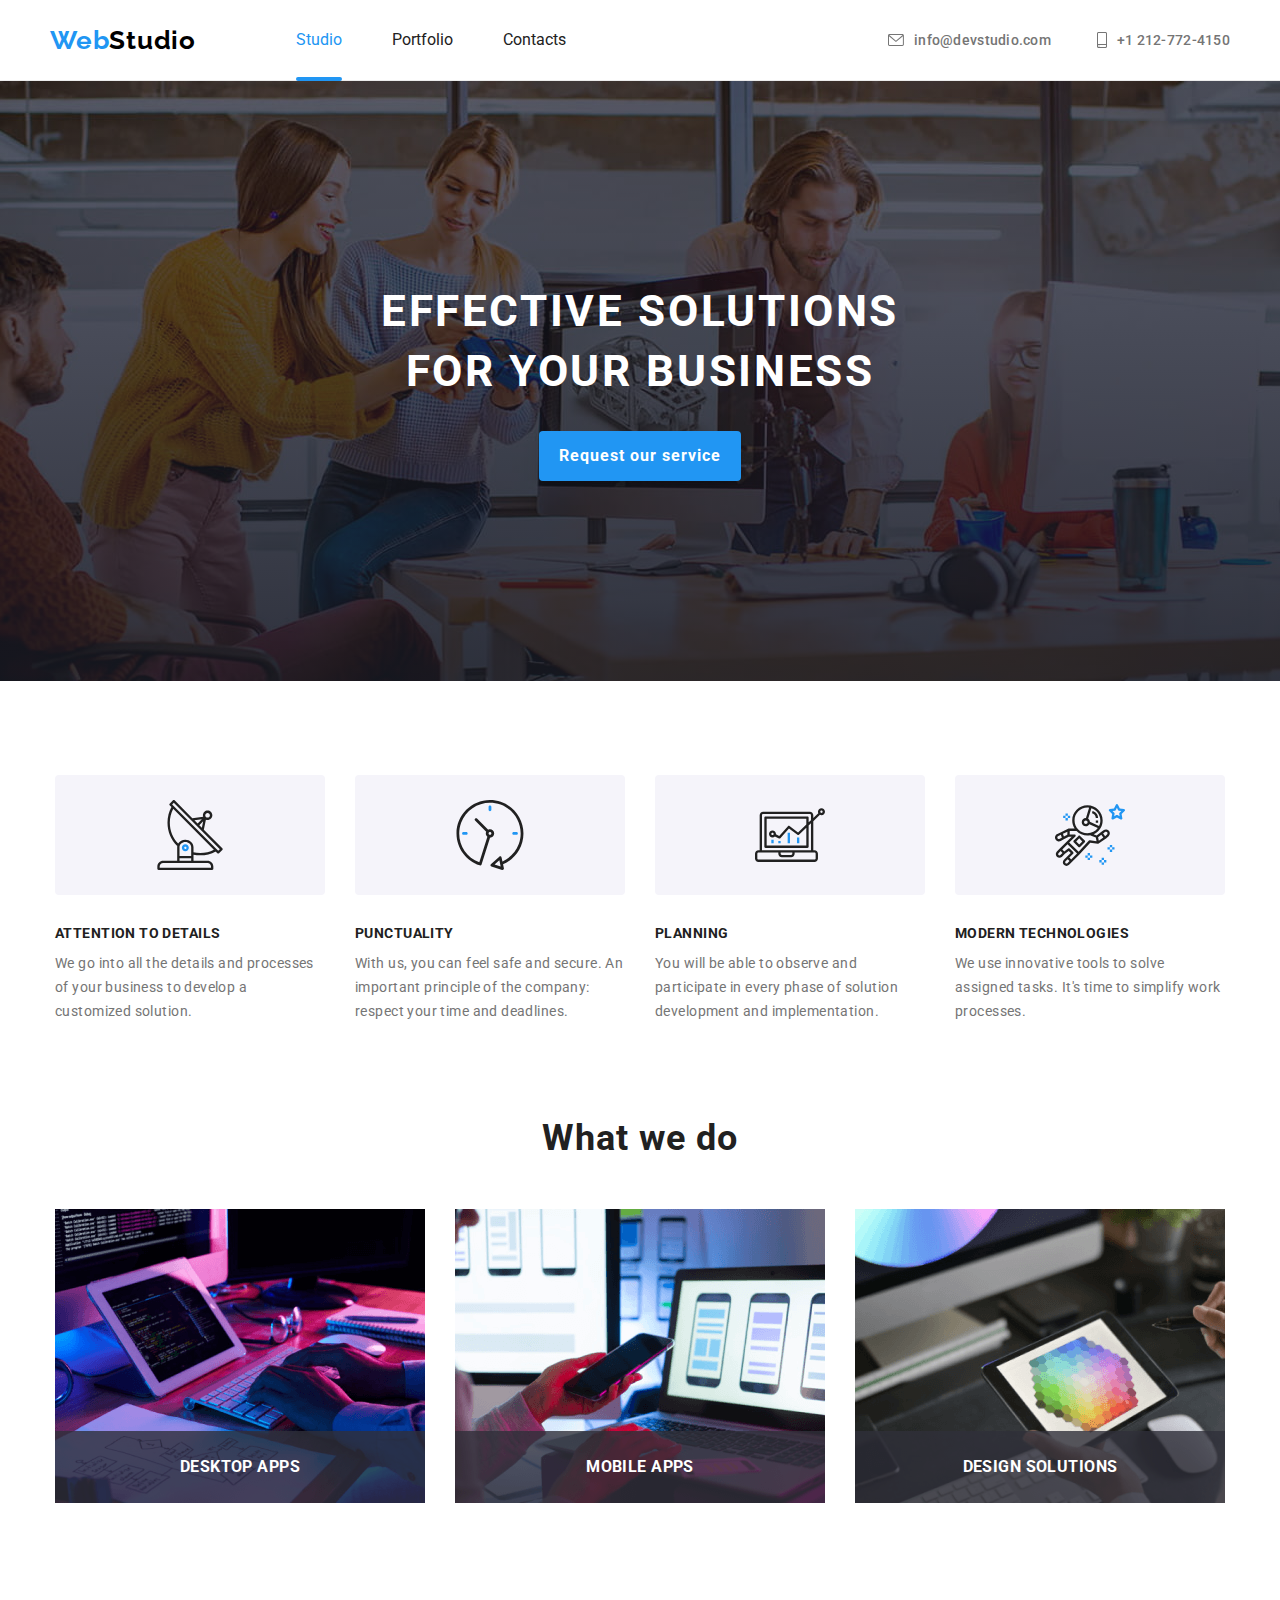
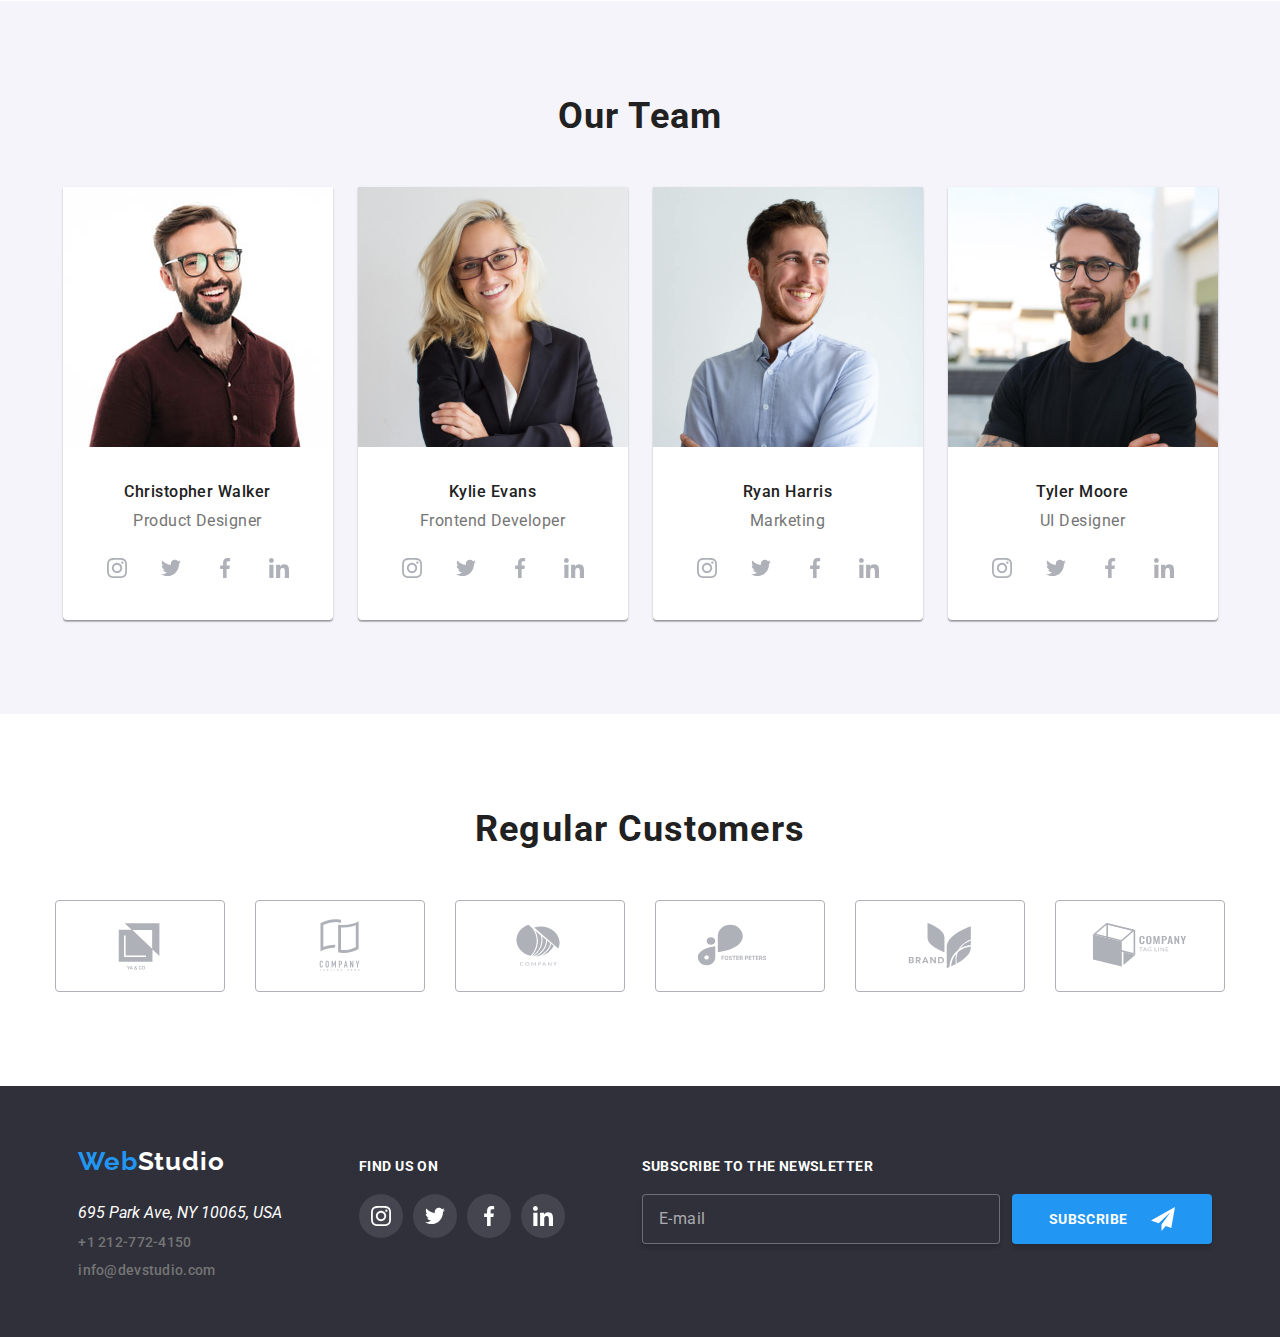
<file: index.html>
<!DOCTYPE html>
<html lang="en">
  <head>
    <meta charset="UTF-8" />
    <meta name="viewport" content="width=device-width, initial-scale=1.0" />
    <link rel="preconnect" href="https://fonts.googleapis.com" />
    <link rel="preconnect" href="https://fonts.gstatic.com" crossorigin />
    <link rel="stylesheet" href="./css/modern-normalize.css" />
    <link rel="stylesheet" href="./css/fonts.css" />
    <link rel="stylesheet" href="./css/styles.css" />
    <title>WebStudio</title>
  </head>

  <body class="container">
    <div class="js-menu-container">
      <button class="menu-toggle js-close-menu">
        <svg
          fill="currentColor"
          viewBox="0 0 20 20"
          xmlns="http://www.w3.org/2000/svg"
          width="24"
          height="24"
        >
          <path
            fill-rule="evenodd"
            d="M4.293 4.293a1 1 0 011.414 0L10 8.586l4.293-4.293a1 1 0 111.414 1.414L11.414 10l4.293 4.293a1 1 0 01-1.414 1.414L10 11.414l-4.293 4.293a1 1 0 01-1.414-1.414L8.586 10 4.293 5.707a1 1 0 010-1.414z"
            clip-rule="evenodd"
          ></path>
        </svg>
      </button>
      <div class="menu-drawer-navigation">
        <ul class="menu-drawer">
          <li><a href="index.html" class="active-link link">Studio</a></li>
          <li><a href="portfolio.html" class="link">Portfolio</a></li>
          <li><a href="contacts.html" class="link">Contacts</a></li>
        </ul>
        <div class="menu-contacts-drawer">
          <a href="tel:+1212-772-4150" class="link contact phone"
            >+1 212-772-4150</a
          >
          <a href="mailto:info@devstudio.com" class="link contact mail"
            >info@devstudio.com</a
          >
          <div class="menu-social-links">
            <a href="https://www.instagram.com">Instagram</a>
            <div class="vl"></div>
            <a href="https://www.twitter.com">Twitter</a>
            <div class="vl"></div>
            <a href="https://www.facebook.com">Facebook</a>
            <div class="vl"></div>
            <a href="https://www.linkedin.com">LinkedIn</a>
          </div>
        </div>
      </div>
    </div>

    <header class="border-header">
      <div class="global-header">
        <div>
          <a href="index.html" class="logo"
            ><span class="logo-web">Web</span>Studio</a
          >
        </div>
        <button
          class="menu-button js-open-menu"
          aria-expanded="false"
          aria-controls="mobile-menu"
        >
          <svg
            xmlns="http://www.w3.org/2000/svg"
            width="40"
            height="40"
            viewBox="0 0 40 40"
            fill="none"
          >
            <path
              fill-rule="evenodd"
              clip-rule="evenodd"
              d="M8 14.6667V12H32V14.6667H8ZM8 21.3333H32V18.6667H8V21.3333ZM8 28H32V25.3333H8V28Z"
              fill="currentcolor"
            />
          </svg>
        </button>
        <div class="nav-header">
          <nav>
            <ul class="menu">
              <li><a href="index.html" class="active-link link">Studio</a></li>
              <li><a href="portfolio.html" class="link">Portfolio</a></li>
              <li><a href="contacts.html" class="link">Contacts</a></li>
            </ul>
          </nav>
        </div>
        <div class="header-contacts">
          <a href="mailto:info@devstudio.com" class="link contact"
            ><span
              ><svg class="icon-envelope">
                <use href="images/icons.svg#icon-envelope"></use></svg></span
            >info@devstudio.com</a
          >
          <a href="tel:+1212-772-4150" class="link contact"
            ><span>
              <svg class="icon-smartphone">
                <use href="images/icons.svg#icon-smartphone"></use></svg></span
            >+1 212-772-4150</a
          >
        </div>
      </div>
    </header>
    <main class="container">
      <div class="hero-section section">
        <section class="hero-container">
          <h1>EFFECTIVE SOLUTIONS FOR YOUR BUSINESS</h1>
          <button data-modal-open class="button-cta">
            Request our service
          </button>
        </section>
      </div>

      <section class="list-about-container section">
        <ul class="list-about">
          <li class="about-box">
            <div class="features-icon">
              <svg>
                <use href="images/icons.svg#icon-antenna"></use>
              </svg>
            </div>
            <h4>ATTENTION TO DETAILS</h4>
            <p>
              We go into all the details and processes of your business to
              develop a customized solution.
            </p>
          </li>
          <li class="about-box">
            <div class="features-icon">
              <svg>
                <use href="images/icons.svg#icon-clock"></use>
              </svg>
            </div>
            <h4>PUNCTUALITY</h4>
            <p>
              With us, you can feel safe and secure. An important principle of
              the company: respect your time and deadlines.
            </p>
          </li>
          <li class="about-box">
            <div class="features-icon">
              <svg>
                <use href="images/icons.svg#icon-diagram"></use>
              </svg>
            </div>
            <h4>PLANNING</h4>
            <p>
              You will be able to observe and participate in every phase of
              solution development and implementation.
            </p>
          </li>
          <li class="about-box">
            <div class="features-icon">
              <svg>
                <use href="images/icons.svg#icon-astronaut"></use>
              </svg>
            </div>
            <h4>MODERN TECHNOLOGIES</h4>
            <p>
              We use innovative tools to solve assigned tasks. It's time to
              simplify work processes.
            </p>
          </li>
        </ul>
      </section>

      <section class="images-section section">
        <h2>What we do</h2>
        <ul class="images">
          <li class="images-elements">
            <img
              height="294"
              width="370"
              src="images/box_1.png"
              alt="person using the computer"
            />
            <div class="overlay-text">
              <h4>DESKTOP APPS</h4>
            </div>
          </li>
          <li class="images-elements">
            <img
              height="294"
              width="370"
              src="images/box_2.png"
              alt="person using a smartphone"
            />
            <div class="overlay-text">
              <h4>Mobile APPS</h4>
            </div>
          </li>
          <li class="images-elements">
            <img
              height="294"
              width="370"
              src="images/box_3.png"
              alt="person using a tablet"
            />
            <div class="overlay-text">
              <h4>DESIGN SOLUTIONS</h4>
            </div>
          </li>
        </ul>
      </section>

      <section class="team-section section">
        <div class="team-container">
          <h2>Our Team</h2>
          <ul class="team-box">
            <li class="team-member">
              <!-- Picture Replacement -->
              <picture>
                <!-- Desktop -->
                <source
                  media="(min-width:1200px)"
                  srcset="./images/team_1-d.jpg, images/team_1-d-2x.jpg"
                />
                <!-- Tablet -->
                <source
                  media="(min-width:768px)"
                  srcset="images/team_1-t.jpg, images/team_1-t-2x.jpg"
                />
                <!-- Mobile -->
                <source
                  media="(min-width:768px)"
                  srcset="images/team_1-m.jpg, images/team_1-m-2x.jpg"
                />
                <img
                  width="100%"
                  src="images/team_1.jpg"
                  alt="Christopher Walker Product Designer"
                />
              </picture>

              <div class="team-description">
                <h5>Christopher Walker</h5>
                <p>Product Designer</p>
              </div>
              <div class="icons-list">
                <a
                  href="https://www.instagram.com"
                  class="icon"
                  aria-label="Instagram"
                >
                  <svg>
                    <use href="images/icons.svg#icon-instagram"></use>
                  </svg>
                </a>
                <a
                  href="https://www.twitter.com"
                  class="icon"
                  aria-label="Twitter"
                >
                  <svg>
                    <use href="images/icons.svg#icon-twitter"></use>
                  </svg>
                </a>
                <a
                  href="https://www.facebook.com"
                  class="icon"
                  aria-label="Facebook"
                >
                  <svg>
                    <use href="images/icons.svg#icon-facebook"></use>
                  </svg>
                </a>
                <a
                  href="https://www.linkedin.com"
                  class="icon"
                  aria-label="Linkedin"
                >
                  <svg>
                    <use href="images/icons.svg#icon-linkedin"></use>
                  </svg>
                </a>
              </div>
            </li>
            <li class="team-member">
              <img
              width="100%"
                src="images/team_2.jpg"
                alt="Kylie Evans Frontend Developer"
              />
              <div class="team-description">
                <h5>Kylie Evans</h5>
                <p>Frontend Developer</p>
              </div>
              <div class="icons-list">
                <a
                  href="https://www.instagram.com"
                  class="icon"
                  aria-label="Instagram"
                >
                  <svg>
                    <use href="images/icons.svg#icon-instagram"></use>
                  </svg>
                </a>
                <a
                  href="https://www.twitter.com"
                  class="icon"
                  aria-label="Twitter"
                >
                  <svg>
                    <use href="images/icons.svg#icon-twitter"></use>
                  </svg>
                </a>
                <a
                  href="https://www.facebook.com"
                  class="icon"
                  aria-label="Facebook"
                >
                  <svg>
                    <use href="images/icons.svg#icon-facebook"></use>
                  </svg>
                </a>
                <a
                  href="https://www.linkedin.com"
                  class="icon"
                  aria-label="Linkedin"
                >
                  <svg>
                    <use href="images/icons.svg#icon-linkedin"></use>
                  </svg>
                </a>
              </div>
            </li>
            <li class="team-member">
              <img
              width="100%"
                src="images/team_3.jpg"
                alt="Ryan Harris Marketing"
              />
              <div class="team-description">
                <h5>Ryan Harris</h5>
                <p>Marketing</p>
              </div>
              <div class="icons-list">
                <a
                  href="https://www.instagram.com"
                  class="icon"
                  aria-label="Instagram"
                >
                  <svg>
                    <use href="images/icons.svg#icon-instagram"></use>
                  </svg>
                </a>
                <a
                  href="https://www.twitter.com"
                  class="icon"
                  aria-label="Twitter"
                >
                  <svg>
                    <use href="images/icons.svg#icon-twitter"></use>
                  </svg>
                </a>
                <a
                  href="https://www.facebook.com"
                  class="icon"
                  aria-label="Facebook"
                >
                  <svg>
                    <use href="images/icons.svg#icon-facebook"></use>
                  </svg>
                </a>
                <a
                  href="https://www.linkedin.com"
                  class="icon"
                  aria-label="Linkedin"
                >
                  <svg>
                    <use href="images/icons.svg#icon-linkedin"></use>
                  </svg>
                </a>
              </div>
            </li>
            <li class="team-member">
              <img
              width="100%"
                src="images/team_4.jpg"
                alt="Tyler Moore UI Designer"
              />
              <div class="team-description">
                <h5>Tyler Moore</h5>
                <p>UI Designer</p>
              </div>
              <div class="icons-list">
                <a
                  href="https://www.instagram.com"
                  class="icon"
                  aria-label="Instagram"
                >
                  <svg>
                    <use href="images/icons.svg#icon-instagram"></use>
                  </svg>
                </a>
                <a
                  href="https://www.twitter.com"
                  class="icon"
                  aria-label="Twitter"
                >
                  <svg>
                    <use href="images/icons.svg#icon-twitter"></use>
                  </svg>
                </a>
                <a
                  href="https://www.facebook.com"
                  class="icon"
                  aria-label="Facebook"
                >
                  <svg>
                    <use href="images/icons.svg#icon-facebook"></use>
                  </svg>
                </a>
                <a
                  href="https://www.linkedin.com"
                  class="icon"
                  aria-label="Linkedin"
                >
                  <svg>
                    <use href="images/icons.svg#icon-linkedin"></use>
                  </svg>
                </a>
              </div>
            </li>
          </ul>
        </div>
      </section>
      <section class="customers-section section">
        <div class="customers">
          <h2>Regular Customers</h2>
          <ul class="customers-list">
            <li class="customer-icon">
              <svg>
                <use href="images/icons.svg#icon-Logo1"></use>
              </svg>
            </li>
            <li class="customer-icon">
              <svg>
                <use href="images/icons.svg#icon-Logo2"></use>
              </svg>
            </li>
            <li class="customer-icon">
              <svg>
                <use href="images/icons.svg#icon-Logo3"></use>
              </svg>
            </li>
            <li class="customer-icon">
              <svg>
                <use href="images/icons.svg#icon-Logo4"></use>
              </svg>
            </li>
            <li class="customer-icon">
              <svg>
                <use href="images/icons.svg#icon-Logo5"></use>
              </svg>
            </li>
            <li class="customer-icon">
              <svg>
                <use href="images/icons.svg#icon-Logo6"></use>
              </svg>
            </li>
          </ul>
        </div>
      </section>
    </main>

    <footer class="footer-container">
      <div class="global-footer">
        <div class="footer-adress">
          <a href="index.html" class="logo"
            ><span class="logo-web">Web</span
            ><span class="logo-studio-footer">Studio</span></a
          >
          <address>695 Park Ave, NY 10065, USA</address>
          <a href="tel:+1212-772-4150" class="link contact">+1 212-772-4150</a>
          <a href="mailto:info@devstudio.com" class="link contact mail"
            >info@devstudio.com</a
          >
        </div>
        <div class="footer-social-links">
          <h4>Find us on</h4>
          <div class="footer-icons-list">
            <a
              href="https://www.instagram.com"
              class="icon"
              aria-label="Instagram"
            >
              <svg>
                <use href="images/icons.svg#icon-instagram"></use>
              </svg>
            </a>
            <a href="https://www.twitter.com" class="icon" aria-label="Twitter">
              <svg>
                <use href="images/icons.svg#icon-twitter"></use>
              </svg>
            </a>
            <a
              href="https://www.facebook.com"
              class="icon"
              aria-label="Facebook"
            >
              <svg>
                <use href="images/icons.svg#icon-facebook"></use>
              </svg>
            </a>
            <a
              href="https://www.linkedin.com"
              class="icon"
              aria-label="Linkedin"
            >
              <svg>
                <use href="images/icons.svg#icon-linkedin"></use>
              </svg>
            </a>
          </div>
        </div>
        <form class="form-footer">
          <span>Subscribe to the newsletter</span>
          <label class="form-footer-group">
            <input type="text" id="email" placeholder="E-mail" />
            <button type="submit" class="submit-btn">
              <span class="subscribe-btn-content"
                >Subscribe
                <svg class="send-icon">
                  <use href="./images/icons.svg#icon-send"></use>
                </svg>
              </span>
            </button>
          </label>
        </form>
      </div>
    </footer>
    <div class="modal is-hidden" data-modal>
      <div class="modal-content">
        <button class="close-btn" data-modal-close>
          <svg
            xmlns="http://www.w3.org/2000/svg"
            width="18"
            height="18"
            viewBox="0 0 18 18"
            fill="none"
          >
            <path
              d="M15 4.10786L13.8921 3L9.5 7.39214L5.10786 3L4 4.10786L8.39214 8.5L4 12.8921L5.10786 14L9.5 9.60786L13.8921 14L15 12.8921L10.6079 8.5L15 4.10786Z"
              fill="currentcolor"
            />
          </svg>
        </button>
        <form class="form">
          <span class="form-title"
            >Leave your information and we'll call you back</span
          >
          <label class="form-group">
            <span>Name</span>
            <input type="text" id="Name" />
            <svg class="input-icon">
              <use href="./images/icons.svg#icon-person"></use>
            </svg>
          </label>
          <label class="form-group">
            <span>Telephone</span>
            <input type="tel" id="Telephone" />
            <svg class="input-icon">
              <use href="./images/icons.svg#icon-phone"></use>
            </svg>
          </label>
          <label class="form-group">
            <span>E-mail</span>
            <input type="email" id="email" />
            <svg class="input-icon">
              <use href="./images/icons.svg#icon-email"></use>
            </svg>
          </label>
          <label class="form-group">
            <span>Comments</span>
            <textarea
              id="comments"
              cols="30"
              rows="5"
              placeholder="Enter the text"
            ></textarea>
          </label>
          <label class="form-group terms-conditions-checkbox">
            <input type="checkbox" name="checkbox" />
            <div class="checkboxes">
              <svg class="checkbox">
                <use href="./images/icons.svg#icon-checkbox"></use>
              </svg>
              <svg class="checkbox-checked">
                <use href="./images/icons.svg#icon-checkbox-checked"></use>
              </svg>
            </div>
            <span class="terms-info"
              >I agree with the letter and accept the
              <a href="" class="terms-and-conditions"
                >Terms and Conditions</a
              ></span
            >
          </label>
          <div class="form-group-btn">
            <button type="submit" class="submit-btn">Send</button>
          </div>
        </form>
      </div>
    </div>

    <script src="./js/modal.js"></script>
    <script src="./js/mobile-menu.js"></script>
  </body>
</html>
</file>
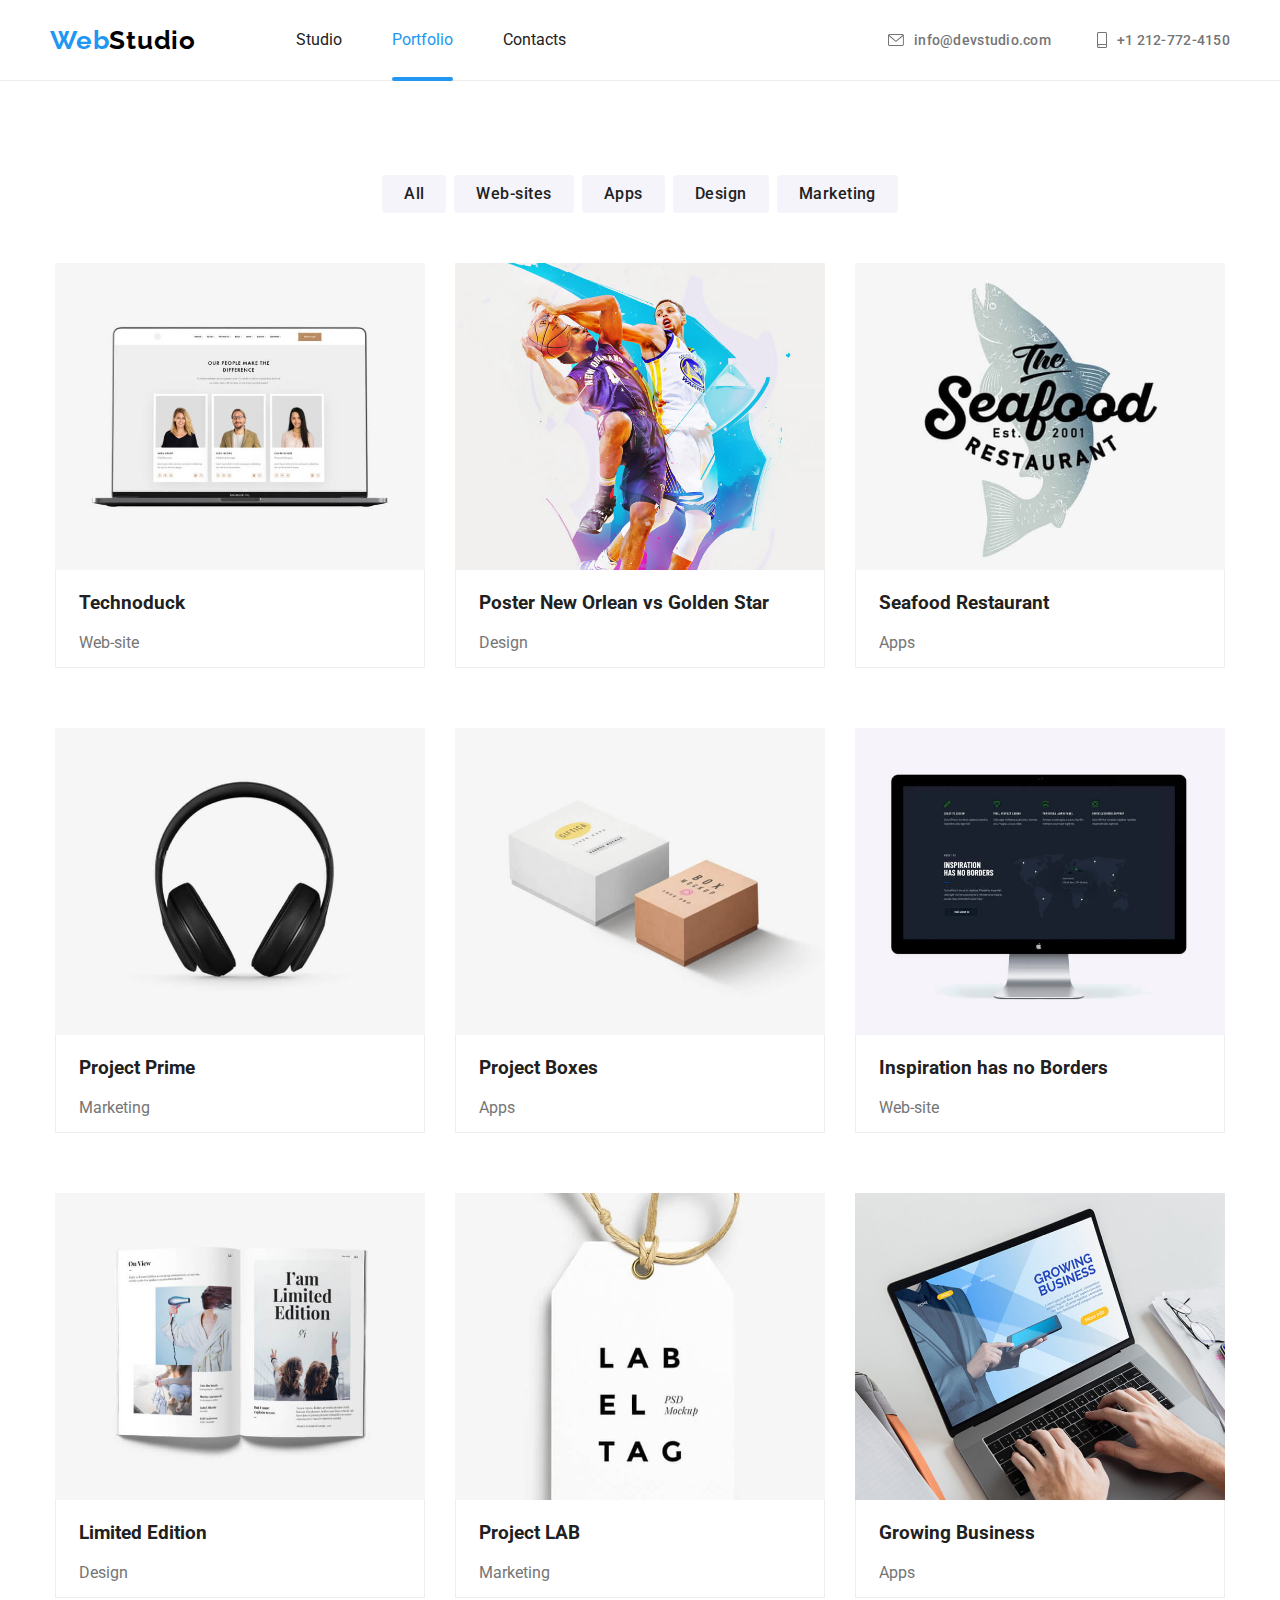
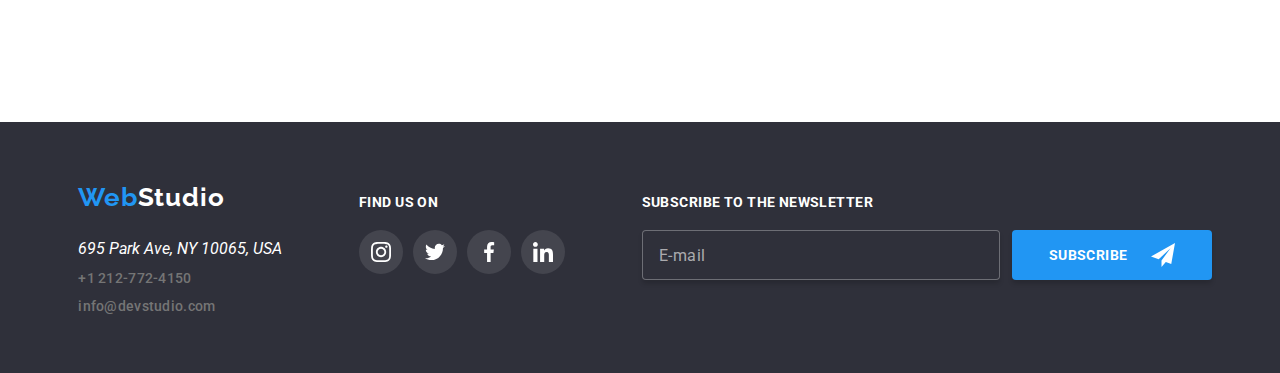
<file: portfolio.html>
<!DOCTYPE html>
<html lang="en">
  <head>
    <meta charset="UTF-8" />
    <meta name="viewport" content="width=device-width, initial-scale=1.0" />
    <link rel="stylesheet" href="./css/modern-normalize.css" />
    <link rel="preconnect" href="https://fonts.googleapis.com" />
    <link rel="preconnect" href="https://fonts.gstatic.com" crossorigin />
    <link rel="stylesheet" href="./css/fonts.css" />
    <link rel="stylesheet" href="./css/styles.css" />
    <title>Portfolio</title>
  </head>

  <body class="container">
    <div class="js-menu-container">
      <button class="menu-toggle js-close-menu">
        <svg
          fill="currentColor"
          viewBox="0 0 20 20"
          xmlns="http://www.w3.org/2000/svg"
          width="24"
          height="24"
        >
          <path
            fill-rule="evenodd"
            d="M4.293 4.293a1 1 0 011.414 0L10 8.586l4.293-4.293a1 1 0 111.414 1.414L11.414 10l4.293 4.293a1 1 0 01-1.414 1.414L10 11.414l-4.293 4.293a1 1 0 01-1.414-1.414L8.586 10 4.293 5.707a1 1 0 010-1.414z"
            clip-rule="evenodd"
          ></path>
        </svg>
      </button>
      <div class="menu-drawer-navigation">
        <ul class="menu-drawer">
          <li><a href="index.html" class="link">Studio</a></li>
          <li><a href="portfolio.html" class="active-link link">Portfolio</a></li>
          <li><a href="contacts.html" class="link">Contacts</a></li>
        </ul>
        <div class="menu-contacts-drawer">
          <a href="tel:+1212-772-4150" class="link contact phone"
            >+1 212-772-4150</a
          >
          <a href="mailto:info@devstudio.com" class="link contact mail"
            >info@devstudio.com</a
          >
          <div class="menu-social-links">
            <a href="https://www.instagram.com">Instagram</a>
            <div class="vl"></div>
            <a href="https://www.twitter.com">Twitter</a>
            <div class="vl"></div>
            <a href="https://www.facebook.com">Facebook</a>
            <div class="vl"></div>
            <a href="https://www.linkedin.com">LinkedIn</a>
          </div>
        </div>
      </div>
    </div>
    <header class="border-header section">
      <div class="global-header">
        <div>
          <a href="index.html" class="logo"
            ><span class="logo-web">Web</span>Studio</a
          >
        </div>
        <button
          class="menu-button js-open-menu"
          aria-expanded="false"
          aria-controls="mobile-menu"
        >
          <svg
            xmlns="http://www.w3.org/2000/svg"
            width="40"
            height="40"
            viewBox="0 0 40 40"
            fill="none"
          >
            <path
              fill-rule="evenodd"
              clip-rule="evenodd"
              d="M8 14.6667V12H32V14.6667H8ZM8 21.3333H32V18.6667H8V21.3333ZM8 28H32V25.3333H8V28Z"
              fill="currentcolor"
            />
          </svg>
        </button>
        <div class="nav-header">
          <nav>
            <ul class="menu">
              <li><a href="index.html" class="link">Studio</a></li>
              <li>
                <a href="portfolio.html" class="active-link link">Portfolio</a>
              </li>
              <li><a href="contacts.html" class="link">Contacts</a></li>
            </ul>
          </nav>
        </div>
        <div class="header-contacts">
          <a href="mailto:info@devstudio.com" class="link contact"
            ><span
              ><svg class="icon-envelope">
                <use href="images/icons.svg#icon-envelope"></use></svg></span
            >info@devstudio.com</a
          >
          <a href="tel:+1212-772-4150" class="link contact"
            ><span>
              <svg class="icon-smartphone">
                <use href="images/icons.svg#icon-smartphone"></use></svg></span
            >+1 212-772-4150</a
          >
        </div>
      </div>
    </header>
    <!-- <div class="border-header"></div>  -->
    <main class="projects section">
      <div class="portfolio-buttons-container">
        <ul class="portfolio-buttons">
          <li><button class="button">All</button></li>
          <li><button class="button">Web-sites</button></li>
          <li><button class="button">Apps</button></li>
          <li><button class="button">Design</button></li>
          <li><button class="button">Marketing</button></li>
        </ul>
      </div>
      <section class="portfolio-container">
        <ul class="portfolio-projects">
          <li class="project-box">
            <div class="image-portfolio">
              <img
                width="100%"
                src="images/technoduck.jpg"
                alt="technoduck"
              />
              <div class="image-portfolio-overlay">
                <p>
                  Technoduck is a state-of-the-art coronavirus distribution
                  platform. Companies use this platform for digital espionage
                  and attacks on competitors' secure servers.
                </p>
              </div>
            </div>
            <div class="project-description">
              <h3>Technoduck</h3>
              <p>Web-site</p>
            </div>
          </li>
          <li class="project-box">
            <div class="image-portfolio">
              <img
              width="100%"
                src="images/poster.jpg"
                alt="Poster New Orlean vs Golden Star"
              />
              <div class="image-portfolio-overlay">
                <p>
                  Technoduck is a state-of-the-art coronavirus distribution
                  platform. Companies use this platform for digital espionage
                  and attacks on competitors' secure servers.
                </p>
              </div>
            </div>
            <div class="project-description">
              <h3>Poster New Orlean vs Golden Star</h3>
              <p>Design</p>
            </div>
          </li>
          <li class="project-box">
            <div class="image-portfolio">
              <img
              width="100%"
                src="images/seafood_restaurant.jpg"
                alt="Seafood Restaurant"
              />
              <div class="image-portfolio-overlay">
                <p>
                  Technoduck is a state-of-the-art coronavirus distribution
                  platform. Companies use this platform for digital espionage
                  and attacks on competitors' secure servers.
                </p>
              </div>
            </div>
            <div class="project-description">
              <h3>Seafood Restaurant</h3>
              <p>Apps</p>
            </div>
          </li>
          <li class="project-box">
            <div class="image-portfolio">
              <img
              width="100%"
                src="images/project_prime.jpg"
                alt="Project Prime"
              />
              <div class="image-portfolio-overlay">
                <p>
                  Technoduck is a state-of-the-art coronavirus distribution
                  platform. Companies use this platform for digital espionage
                  and attacks on competitors' secure servers.
                </p>
              </div>
            </div>
            <div class="project-description">
              <h3>Project Prime</h3>
              <p>Marketing</p>
            </div>
          </li>
          <li class="project-box">
            <div class="image-portfolio">
              <img
              width="100%"
                src="images/project_boxes.jpg"
                alt="Project Boxes"
              />
              <div class="image-portfolio-overlay">
                <p>
                  Technoduck is a state-of-the-art coronavirus distribution
                  platform. Companies use this platform for digital espionage
                  and attacks on competitors' secure servers.
                </p>
              </div>
            </div>
            <div class="project-description">
              <h3>Project Boxes</h3>
              <p>Apps</p>
            </div>
          </li>
          <li class="project-box">
            <div class="image-portfolio">
              <img
              width="100%"
                src="images/insipartion.jpg"
                alt="Inspiration has no Borders"
              />
              <div class="image-portfolio-overlay">
                <p>
                  Technoduck is a state-of-the-art coronavirus distribution
                  platform. Companies use this platform for digital espionage
                  and attacks on competitors' secure servers.
                </p>
              </div>
            </div>
            <div class="project-description">
              <h3>Inspiration has no Borders</h3>
              <p>Web-site</p>
            </div>
          </li>
          <li class="project-box">
            <div class="image-portfolio">
              <img
              width="100%"
                src="images/limited_edition.jpg"
                alt="Limited Edition"
              />
              <div class="image-portfolio-overlay">
                <p>
                  Technoduck is a state-of-the-art coronavirus distribution
                  platform. Companies use this platform for digital espionage
                  and attacks on competitors' secure servers.
                </p>
              </div>
            </div>
            <div class="project-description">
              <h3>Limited Edition</h3>
              <p>Design</p>
            </div>
          </li>
          <li class="project-box">
            <div class="image-portfolio">
              <img
              width="100%"
                src="images/project_lab.jpg"
                alt="Project LAB"
              />
              <div class="image-portfolio-overlay">
                <p>
                  Technoduck is a state-of-the-art coronavirus distribution
                  platform. Companies use this platform for digital espionage
                  and attacks on competitors' secure servers.
                </p>
              </div>
            </div>
            <div class="project-description">
              <h3>Project LAB</h3>
              <p>Marketing</p>
            </div>
          </li>
          <li class="project-box">
            <div class="image-portfolio">
              <img
              width="100%"
                src="images/growing_business.jpg"
                alt="Growing Business"
              />
              <div class="image-portfolio-overlay">
                <p>
                  Technoduck is a state-of-the-art coronavirus distribution
                  platform. Companies use this platform for digital espionage
                  and attacks on competitors' secure servers.
                </p>
              </div>
            </div>
            <div class="project-description">
              <h3>Growing Business</h3>
              <p>Apps</p>
            </div>
          </li>
        </ul>
      </section>
    </main>

    <footer class="footer-container">
      <div class="global-footer">
        <div class="footer-adress">
          <a href="index.html" class="logo"
            ><span class="logo-web">Web</span
            ><span class="logo-studio-footer">Studio</span></a
          >
          <address>695 Park Ave, NY 10065, USA</address>
          <a href="tel:+1212-772-4150" class="link contact">+1 212-772-4150</a>
          <a href="mailto:info@devstudio.com" class="link contact mail"
            >info@devstudio.com</a
          >
        </div>
        <div class="footer-social-links">
          <h4>Find us on</h4>
          <div class="footer-icons-list">
            <a
              href="https://www.instagram.com"
              class="icon"
              aria-label="Instagram"
            >
              <svg>
                <use href="images/icons.svg#icon-instagram"></use>
              </svg>
            </a>
            <a href="https://www.twitter.com" class="icon" aria-label="Twitter">
              <svg>
                <use href="images/icons.svg#icon-twitter"></use>
              </svg>
            </a>
            <a
              href="https://www.facebook.com"
              class="icon"
              aria-label="Facebook"
            >
              <svg>
                <use href="images/icons.svg#icon-facebook"></use>
              </svg>
            </a>
            <a
              href="https://www.linkedin.com"
              class="icon"
              aria-label="Linkedin"
            >
              <svg>
                <use href="images/icons.svg#icon-linkedin"></use>
              </svg>
            </a>
          </div>
        </div>
        <form class="form-footer">
          <span>Subscribe to the newsletter</span>
          <label class="form-footer-group">
            <input type="text" id="email" placeholder="E-mail" />
            <button type="submit" class="submit-btn">
              <span class="subscribe-btn-content"
                >Subscribe
                <svg class="send-icon">
                  <use href="./images/icons.svg#icon-send"></use>
                </svg>
              </span>
            </button>
          </label>
        </form>
      </div>
    </footer>
    <script src="./js/mobile-menu.js"></script>
  </body>
</html>
</file>
<file: css/fonts.css>
@import url("https://fonts.googleapis.com/css2?family=Raleway:wght@700&family=Roboto:wght@400;500;700;900&display=swap");
</file>
<file: css/styles.css>
:root {
  --link-color-hover: #2196f3;
  --social-icons-color: #afb1b8;
  --social-icons-background-color: #fff;
  --button-color-hover: #fff;
  --customer-icon-color: #afb1b8;
  --transition: 250ms cubic-bezier(0.4, 0, 0.2, 1);
}

body {
  font-family: "roboto", sans-serif;
  color: #212121;
}

a {
  text-decoration: none;
  color: inherit;
  transition: var(--transition);
}

a:visited {
  color: inherit;
}

h1 {
  color: #fff;
  text-align: center;
  font-size: 26px;
  line-height: 42px;
  letter-spacing: 2.64px;
  text-transform: uppercase;
  margin: 0;
  padding: 0 30px;
}

h2 {
  font-size: 36px;
  line-height: normal;
  letter-spacing: 1.08px;
  margin: 0;
  padding: 0 0 50px 0;
}

.container {
  display: flex;
  flex-wrap: wrap;
  justify-content: center;
  max-width: 100%;
}
.section {
  margin: 0 0 60px 0;
}

.global-header {
  display: flex;
  width: 1200px;
  padding: 0 10px;
  height: 60px;
  justify-content: space-between;
  align-items: center;
}
.border-header {
  display: flex;
  justify-content: center;
  width: 100%;
  border-bottom: 1px solid #ececec;
}
.nav-header {
  display: none;
}

.header-contacts {
  display: none;
}

.global-header .menu-button {
  color: #212121;
  display: flex;
  background: none;
  border: none;
  box-shadow: none;
}

.global-header .menu-button:hover {
  color: var(--link-color-hover);
  box-shadow: none;
  cursor: pointer;
}

.icon-envelope {
  height: 12px;
  width: 16px;
}
.icon-smartphone {
  height: 16px;
  width: 10px;
}
.menu {
  display: flex;
  width: 270px;
  justify-content: space-between;
  margin: 0;
  padding: 0;
}

nav > ul > li > .menu {
  text-decoration: none;
  color: #212121;
  font-size: 14px;
  font-weight: 500;
  line-height: normal;
  letter-spacing: 0.28px;
}

.nav-header .menu .link {
  position: relative;
}

.nav-header .menu .active-link::after {
  position: absolute;
  content: "";
  width: 100%;
  height: 4px;
  left: 0;
  bottom: -32px;
  background: var(--link-color-hover);
  border-radius: 2px;
}

.js-menu-container {
  display: flex;
  flex-direction: column;
  position: fixed;
  top: 0;
  right: 0;
  background-color: #fff;
  width: 100%;
  height: 100%;
  padding: 15px 15px 48px 40px;
  z-index: 10;
  transform: translateX(100%);
  transition: transform 250ms ease-in-out;
}

.js-menu-container.is-open {
  transform: translateX(0);
}

.js-menu-container .js-close-menu {
  border: none;
  background: none;
  cursor: pointer;
  align-self: flex-end;
}

.js-menu-container .js-close-menu:hover {
  color: #2196f3;
  background: none;
  box-shadow: none;
}

.menu-drawer-navigation {
  display: flex;
  height: 100%;
  flex-direction: column;
  justify-content: space-between;
}

.menu-drawer {
  display: flex;
  flex-direction: column;
  gap: 32px;
}

.menu-drawer .link {
  font-size: 40px;
  letter-spacing: 0.8px;
  font-weight: 500;
}

.menu-drawer .active-link {
  color: var(--link-color-hover);
}

.menu-contacts-drawer {
  display: flex;
  flex-direction: column;
  gap: 32px;
}

.menu-contacts-drawer .phone {
  color: var(--link-color-hover);
  font-family: Roboto;
  font-size: 34px;
  font-style: normal;
  font-weight: 500;
  line-height: normal;
  letter-spacing: 0.68px;
}

.menu-contacts-drawer .mail {
  color: #757575;
  font-family: Roboto;
  font-size: 24px;
  font-style: normal;
  font-weight: 500;
  line-height: normal;
  letter-spacing: 0.48px;
}

.vl {
  border-left: 1px solid rgba(33, 33, 33, 0.2);
  height: 22px;
}

.menu-social-links {
  display: flex;
  flex-wrap: wrap;
  gap: 10px;
  margin-top: 64px;
}

.menu-social-links a {
  color: var(--link-color-hover);
  font-family: Roboto;
  font-size: 18px;
  font-style: normal;
  font-weight: 500;
  line-height: 22px; /* 122.222% */
  letter-spacing: 0.36px;
}

ul {
  list-style: none;
  margin: 0;
  padding: 0;
}

.link:hover {
  color: var(--link-color-hover);
}

.nav-header .menu .active-link {
  color: var(--link-color-hover);
}

.hero-section {
  display: flex;
  justify-content: center;
  width: 100%;
  background: linear-gradient(rgba(25, 28, 38, 0.4), rgba(25, 28, 38, 0.8)),
    url("../images/hero_image-m.jpg");
  background-repeat: no-repeat;
  background-color: #2f303a;
  background-position: center;
  background-size: cover;
}
.hero-container {
  display: flex;
  flex-wrap: wrap;
  width: 700px;
  justify-content: center;
  height: 400px;
  align-content: center;
}

.images-section {
  display: none;
}
.images {
  display: flex;
  flex-wrap: wrap;
  justify-content: center;
  gap: 30px;
  width: 100%;
}

.images-elements {
  position: relative;
}

.overlay-text {
  position: absolute;
  bottom: 4px;
  display: flex;
  justify-content: center;
  background-color: rgba(47, 48, 58, 0.8);
  width: 100%;
}

.overlay-text h4 {
  color: #fff;
  letter-spacing: 0.42px;
  text-transform: uppercase;
  padding: 27px 0;
  margin: 0;
}

.team-section {
  display: flex;
  justify-content: center;
  width: 100%;
  background-color: #f5f4fa;
}
.team-container {
  display: flex;
  flex-wrap: wrap;
  justify-content: space-around;
  width: 1200px;
  padding-top: 94px;
}
.team-box {
  display: flex;
  flex-wrap: wrap;
  justify-content: center;
  gap: 25px;
  width: 100%;
  padding: 0 0 94px 0;
}

.team-member {
  border-radius: 0px 0px 4px 4px;
  box-shadow: 0px 2px 1px 0px rgba(0, 0, 0, 0.2),
    0px 1px 1px 0px rgba(0, 0, 0, 0.14), 0px 1px 3px 0px rgba(0, 0, 0, 0.12);
  background-color: #fff;
  max-width: calc(100vw - 30px);
}
.team-description {
  text-align: center;
  margin-top: 30px;
}
.team-description h5 {
  color: #212121;
  font-size: 16px;
  font-style: normal;
  font-weight: 500;
  line-height: normal;
  letter-spacing: 0.48px;
  margin: 0;
  padding-bottom: 10px;
}
.team-description p {
  color: #757575;
  text-align: center;
  font-family: Roboto;
  font-size: 16px;
  font-style: normal;
  font-weight: 400;
  line-height: normal;
  letter-spacing: 0.48px;
  margin: 0;
}
.contact {
  color: #757575;
  font-size: 14px;
  font-weight: 500;
  line-height: normal;
  letter-spacing: 0.28px;
}

.logo {
  color: #000;
  text-decoration: none;
  font-size: 26px;
  font-family: Raleway;
  font-style: normal;
  font-weight: 700;
  line-height: normal;
  letter-spacing: 0.78px;
}

.logo-web {
  color: #2196f3;
}
.logo-studio-footer {
  color: #fff;
}

.button {
  text-align: center;
  font-weight: 500;
  font-size: 1em;
  line-height: 26px;
  letter-spacing: 0.48px;
  color: #212121;
  background: #f5f4fa;
  border-radius: 4px;
  border: none;
  padding: 6px 22px;
  cursor: pointer;
}

.button-cta {
  text-align: center;
  font-weight: 700;
  font-size: 16px;
  line-height: 30px;
  letter-spacing: 0.96px;
  color: #fff;
  background: #2196f3;
  border-radius: 4px;
  border: none;
  padding: 10px 20px;
  box-shadow: 0px 4px 4px 0px rgba(0, 0, 0, 0.15);
  cursor: pointer;
  margin-top: 30px;
  transition: var(--transition);
}

button:hover,
button:focus {
  background-color: var(--link-color-hover);
  color: var(--button-color-hover);
  box-shadow: 0px 2px 2px 0px rgba(0, 0, 0, 0.15);
}

.button-cta:hover,
.button-cta:focus {
  background: transparent;
  box-shadow: 0px 0px 0px 3px #2196f3 inset;
  color: #2196f3;
}
.list-about-container {
  display: flex;
  width: 100%;
  flex-wrap: wrap;
  justify-content: center;
}
.list-about {
  display: flex;
  gap: 30px;
  width: 1200px;
  flex-wrap: wrap;
  justify-content: center;
  padding: 0;
  margin: 0;
}
.about-box {
  display: flex;
  flex-direction: column;
}
.about-box h4 {
  color: #212121;
  font-size: 14px;
  font-style: normal;
  font-weight: 700;
  line-height: normal;
  letter-spacing: 0.42px;
  text-transform: uppercase;
  max-width: 270px;
  margin: 0;
  padding-bottom: 10px;
}
.about-box p {
  color: #757575;
  font-size: 14px;
  font-style: normal;
  font-weight: 400;
  line-height: 24px;
  letter-spacing: 0.42px;
  width: 90vw;
  margin: 0;
}
.projects {
  display: flex;
  width: 1200px;
  flex-wrap: wrap;
  justify-content: center;
}

.project-description {
  padding-left: 24px;
}

.project-description p {
  color: #757575;
}

.portfolio-buttons-container {
  display: flex;
  justify-content: center;
  padding-bottom: 50px;
}
.portfolio-buttons {
  display: flex;
  align-items: center;
  width: 100%;
  gap: 8px;
  margin: 0%;
  padding: 0 15px;
  flex-wrap: wrap;
}

.portfolio-container {
  display: flex;
}
.portfolio-projects {
  display: flex;
  flex-wrap: wrap;
  gap: 30px;
  justify-content: center;
  max-width: calc(100vw - 30px);
}

.image-portfolio {
  position: relative;
  overflow: hidden;
}

.image-portfolio-overlay {
  position: absolute;
  background-color: var(--link-color-hover);
  opacity: 0.9;
  height: 100%;
  width: 100%;
  display: flex;
  justify-content: center;
  align-items: center;
  transition: 0.4s ease;
}

.image-portfolio:hover .image-portfolio-overlay {
  transform: translateY(-100%);
}

.image-portfolio-overlay p {
  color: #fff;
  font-family: Roboto;
  font-size: 18px;
  font-style: normal;
  font-weight: 400;
  line-height: 28px; /* 155.556% */
  letter-spacing: 0.54px;
  width: 322px;
}
.project-box {
  box-shadow: 0px 0px 0px 1px #eee inset;
  margin-bottom: 30px;
}
.project-box:hover {
  box-shadow: 1px 4px 6px 0px rgba(0, 0, 0, 0.16),
    0px 4px 4px 0px rgba(0, 0, 0, 0.06), 0px 1px 1px 0px rgba(0, 0, 0, 0.12);
}
.footer-container {
  display: flex;
  justify-content: center;
  background-color: #2f303a;
  width: 100%;
}
.global-footer {
  display: flex;
  flex-wrap: wrap;
  justify-content: space-around;
  width: 1200px;
}
.footer-adress {
  display: flex;
  flex-direction: column;
  padding: 60px 0 0 10px;
  align-items: center;
}
.footer-social-links {
  display: flex;
  flex-direction: column;
  padding: 72px 20px 0 20px;
}
.footer-social-links h4 {
  color: #fff;
  font-size: 14px;
  font-style: normal;
  font-weight: 700;
  line-height: normal;
  letter-spacing: 0.42px;
  text-transform: uppercase;
  margin: 0;
  text-align: center;
}
address {
  color: #fff;
  padding: 28px 0 12px 0;
}

footer div .contact {
  color: #fff 60%;
}

footer div .contact.mail {
  padding-top: 12px;
}

.contacts {
  display: flex;
  align-content: center;
}

.icons-list {
  display: flex;
  margin-top: 16px;
  margin-bottom: 30px;
  gap: 10px;
  justify-content: center;
}

.icons-list .icon {
  color: var(--social-icons-color);
  width: 44px;
  height: 44px;
  display: flex;
  background-color: var(--social-icons-background-color);
  border-radius: 22px;
  justify-content: center;
  align-items: center;
}

.icons-list .icon:hover,
.icons-list .icon:focus {
  color: var(--button-color-hover);
  background-color: var(--link-color-hover);
}

.icons-list .icon svg {
  width: 20px;
  height: 20px;
}
.footer-icons-list {
  display: flex;
  gap: 10px;
  margin-top: 20px;
}
.footer-icons-list .icon {
  color: #fff;
  width: 44px;
  height: 44px;
  display: flex;
  background-color: rgba(255, 255, 255, 0.1);
  border-radius: 22px;
  justify-content: center;
  align-items: center;
}

.footer-icons-list .icon:hover,
.footer-icons-list .icon:focus {
  color: var(--button-color-hover);
  background-color: var(--link-color-hover);
}

.footer-icons-list .icon svg {
  width: 20px;
  height: 20px;
}
.features-icon {
  border-radius: 4px;
  display: flex;
  background: #f5f4fa;
  padding: 25px 100px;
  width: 90vw;
  margin-bottom: 30px;
  justify-content: center;
}

.features-icon svg {
  height: 70px;
  width: 70px;
}
.customers-section {
  display: flex;
  justify-content: center;
  width: 100%;
}
.customers {
  display: flex;
  flex-wrap: wrap;
  justify-content: center;
  width: 1200px;
}
.customers-list {
  display: flex;
  gap: 30px;
  flex-wrap: wrap;
  justify-content: center;
}

.customer-icon {
  width: 170px;
  height: 92px;
  background-color: transparent;
  border-radius: 4px;
  border: 1px solid #afb1b8;
  display: flex;
  justify-content: center;
  align-items: center;
  color: var(--customer-icon-color);
}

.customer-icon svg {
  height: 60px;
  width: 106px;
}

.customers .customer-icon:hover {
  border-radius: 4px;
  border: 1px solid var(--link-color-hover);
  color: var(--link-color-hover);
}

/* modal */
.modal {
  position: fixed;
  top: 0;
  left: 0;
  width: 100vw;
  height: 100vh;
  background: rgba(0, 0, 0, 0.2);
  display: flex;
  justify-content: center;
  align-items: center;
  transition: transform 200ms ease;
  pointer-events: auto;
  padding: 20px;
}

.modal-content {
  border-radius: 4px;
  background: #fff;
  box-shadow: 0px 2px 1px 0px rgba(0, 0, 0, 0.2),
    0px 1px 1px 0px rgba(0, 0, 0, 0.14), 0px 1px 3px 0px rgba(0, 0, 0, 0.12);
  width: 50%;
  margin: 0 auto;
  width: 528px;
  height: 620px;
  position: relative;
}

.is-hidden {
  visibility: hidden;
  transform: translateY(100%);
}

.close-btn {
  background: #fff;
  border: 1px solid rgba(0, 0, 0, 0.1);
  border-radius: 50%;
  width: 30px;
  height: 30px;
  display: flex;
  align-items: center;
  color: #000;
  cursor: pointer;
  outline: none;
  position: absolute;
  right: 8px;
  top: 8px;
}

.close-btn:hover,
.close-btn:focus {
  background: #fff;
  color: #2196f3;
  box-shadow: none;
}

.form {
  display: flex;
  flex-direction: column;
  padding: 40px 40px 20px 40px;
}

.form-group {
  position: relative;
  display: flex;
  flex-direction: column;
  gap: 4px;
  padding-top: 10px;
}
.form-group span {
  color: #757575;
  font-size: 14px;
}
.form-group input {
  padding: 12px 16px 12px 40px;
  border-radius: 4px;
  border: 1px solid rgba(33, 33, 33, 0.2);
}
.form-group textarea {
  padding: 12px 16px;
  border-radius: 4px;
  border: 1px solid rgba(33, 33, 33, 0.2);
  resize: none;
}
.form-group textarea::placeholder {
  color: rgba(117, 117, 117, 0.5);
  font-size: 12px;
}

.input-icon {
  position: absolute;
  width: 18px;
  height: 18px;
  left: 14px;
  bottom: 14px;
}

.form-title {
  color: #212121;
  text-align: center;
  font-family: Roboto;
  font-size: 20px;
  font-style: normal;
  font-weight: 700;
  line-height: normal;
  letter-spacing: 0.6px;
  padding-bottom: 2px;
}

.form-group input:focus,
.form-group input:hover {
  border-radius: 4px;
  border: 1px solid var(--link-color-hover);
  outline: none;
}

.form-group input:focus + .input-icon,
.form-group input:hover + .input-icon {
  color: #2196f3;
}

.form-group textarea:focus,
.form-group textarea:hover {
  border-radius: 4px;
  border: 1px solid var(--link-color-hover);
  outline: none;
}

.form-group.terms-conditions-checkbox {
  flex-direction: row;
  align-items: center;
  justify-content: center;
  cursor: pointer;
}
.checkboxes {
  position: relative;
  width: 16px;
  height: 16px;
}

.form-group .checkbox {
  width: 16px;
  height: 16px;
  position: absolute;
  left: 0;
}

.form-group:hover {
  color: #2196f3;
}

.form-group .checkbox-checked {
  width: 16px;
  height: 16px;
  position: absolute;
  left: 0;
  visibility: hidden;
}

.terms-conditions-checkbox input {
  display: none;
  cursor: pointer;
}

.form-group input:checked ~ .checkboxes .checkbox-checked {
  visibility: visible;
}

.form-group .terms-info {
  margin-left: 8px;
  color: #757575;
  font-size: 14px;
  font-weight: 400;
  line-height: 24px;
  letter-spacing: 0.42px;
}
.form-group-btn {
  display: flex;
  justify-content: center;
}

.terms-conditions-checkbox {
  margin-top: 10px;
  padding-bottom: 20px;
}

.form-group .terms-and-conditions {
  color: #2196f3;
  text-decoration: underline;
  font-size: 14px;
  font-weight: 400;
  line-height: 24px;
  letter-spacing: 0.42px;
}

.submit-btn {
  width: 200px;
  height: 50px;
  text-align: center;
  font-weight: 700;
  font-size: 16px;
  line-height: 30px;
  letter-spacing: 0.96px;
  color: #fff;
  background: #2196f3;
  border-radius: 4px;
  border: none;
  padding: 10px 20px;
  box-shadow: 0px 4px 4px 0px rgba(0, 0, 0, 0.15);
  cursor: pointer;
  display: flex;
  align-items: center;
  justify-content: center;
}

.send-icon {
  height: 24px;
  width: 24px;
}

.subscribe-btn-content {
  display: flex;
  justify-content: center;
  align-items: center;
  gap: 23px;
}

.form-footer {
  display: flex;
  flex-direction: column;
  width: 100vw;
  padding-top: 60px;
}

.form-footer-group {
  display: flex;
  flex-direction: row;
  flex-direction: column;
  align-items: center;
  margin-top: 20px;
  gap: 12px;
  padding: 0 10px 60px 10px;
}

.form-footer-group input {
  color: rgba(255, 255, 255, 0.6);
  padding: 15px 16px;
  width: 95vw;
  height: 50px;
  margin: 20px;
  border-radius: 4px;
  border: 1px solid rgba(255, 255, 255, 0.3);
  background: rgba(33, 150, 243, 0);
  box-shadow: 0px 4px 4px 0px rgba(0, 0, 0, 0.15);
  background: #2f303a;
}

.form-footer-group input::placeholder {
  color: rgba(255, 255, 255, 0.6);
  font-family: Roboto;
  font-size: 16px;
  font-style: normal;
  font-weight: 400;
  line-height: 20px; /* 125% */
  letter-spacing: 0.48px;
}

.form-footer span {
  color: #fff;
  font-family: Roboto;
  font-size: 14px;
  font-style: normal;
  font-weight: 700;
  line-height: normal;
  letter-spacing: 0.42px;
  text-transform: uppercase;
  text-align: center;
}

.form-footer-group input:focus,
.form-footer-group input:hover {
  border-radius: 4px;
  border: 1px solid var(--link-color-hover);
  outline: none;
}

@media (min-width: 768px) {
  .global-header {
    height: 80px;
  }

  .global-header .menu-button {
    display: none;
  }

  .js-menu-container.is-open {
    display: none;
  }

  .nav-header {
    display: flex;
    align-items: center;
    flex-grow: 9;
    padding-left: 100px;
  }

  h1 {
    padding: 0 60px;
  }

  .header-contacts {
    display: flex;
    flex-wrap: wrap;
    gap: 10px;
    flex-grow: 1;
    justify-content: space-between;
    align-items: center;
    max-width: 160px;
  }
  .header-contacts > a {
    display: flex;
    gap: 10px;
  }

  .features-icon {
    max-width: 354px;
  }
  .team-member {
    width: 354px;
  }
  .image-portfolio {
    width: 370px;
  }
  .about-box p {
    max-width: 354px;
  }
  .form-footer-group input {
    width: 450px;
  }

  .modal-content {
    height: 581px;
  }
}

@media (min-width: 1200px) {
  .header-contacts {
    max-width: none;
  }
  .header-contacts > a > span {
    display: flex;
    align-items: center;
  }
  .section {
    margin: 0 0 94px 0;
  }

  h1 {
    color: #fff;
    text-align: center;
    font-size: 44px;
    line-height: 60px;
    letter-spacing: 2.64px;
    text-transform: uppercase;
    margin: 0;
    padding: 0 60px;
  }

  .hero-section {
    display: flex;
    justify-content: center;
    width: 100%;
    background: linear-gradient(rgba(25, 28, 38, 0.4), rgba(25, 28, 38, 0.8)),
      url("../images/hero_image.jpg");
    background-repeat: no-repeat;
    background-color: #2f303a;
    background-position: center;
    background-size: cover;
  }

  .hero-container {
    height: 600px;
  }
  .features-icon {
    max-width: 270px;
  }
  .about-box p {
    max-width: 270px;
  }
  .form-footer {
    padding-top: 72px;
    width: 570px;
    align-items: baseline;
    padding-bottom: 93px;
  }
  .form-footer-group {
    flex-direction: row;
    padding: 0;
  }
  .team-member {
    width: 270px;
  }
  .form-footer-group input {
    width: 358px;
    margin: 0;
  }

  .footer-adress {
    align-items: baseline;
  }

  .footer-social-links h4 {
    text-align: left;
  }

  .images-section {
    display: flex;
    justify-content: center;
    flex-wrap: wrap;
    width: 1200px;
  }
}
</file>
